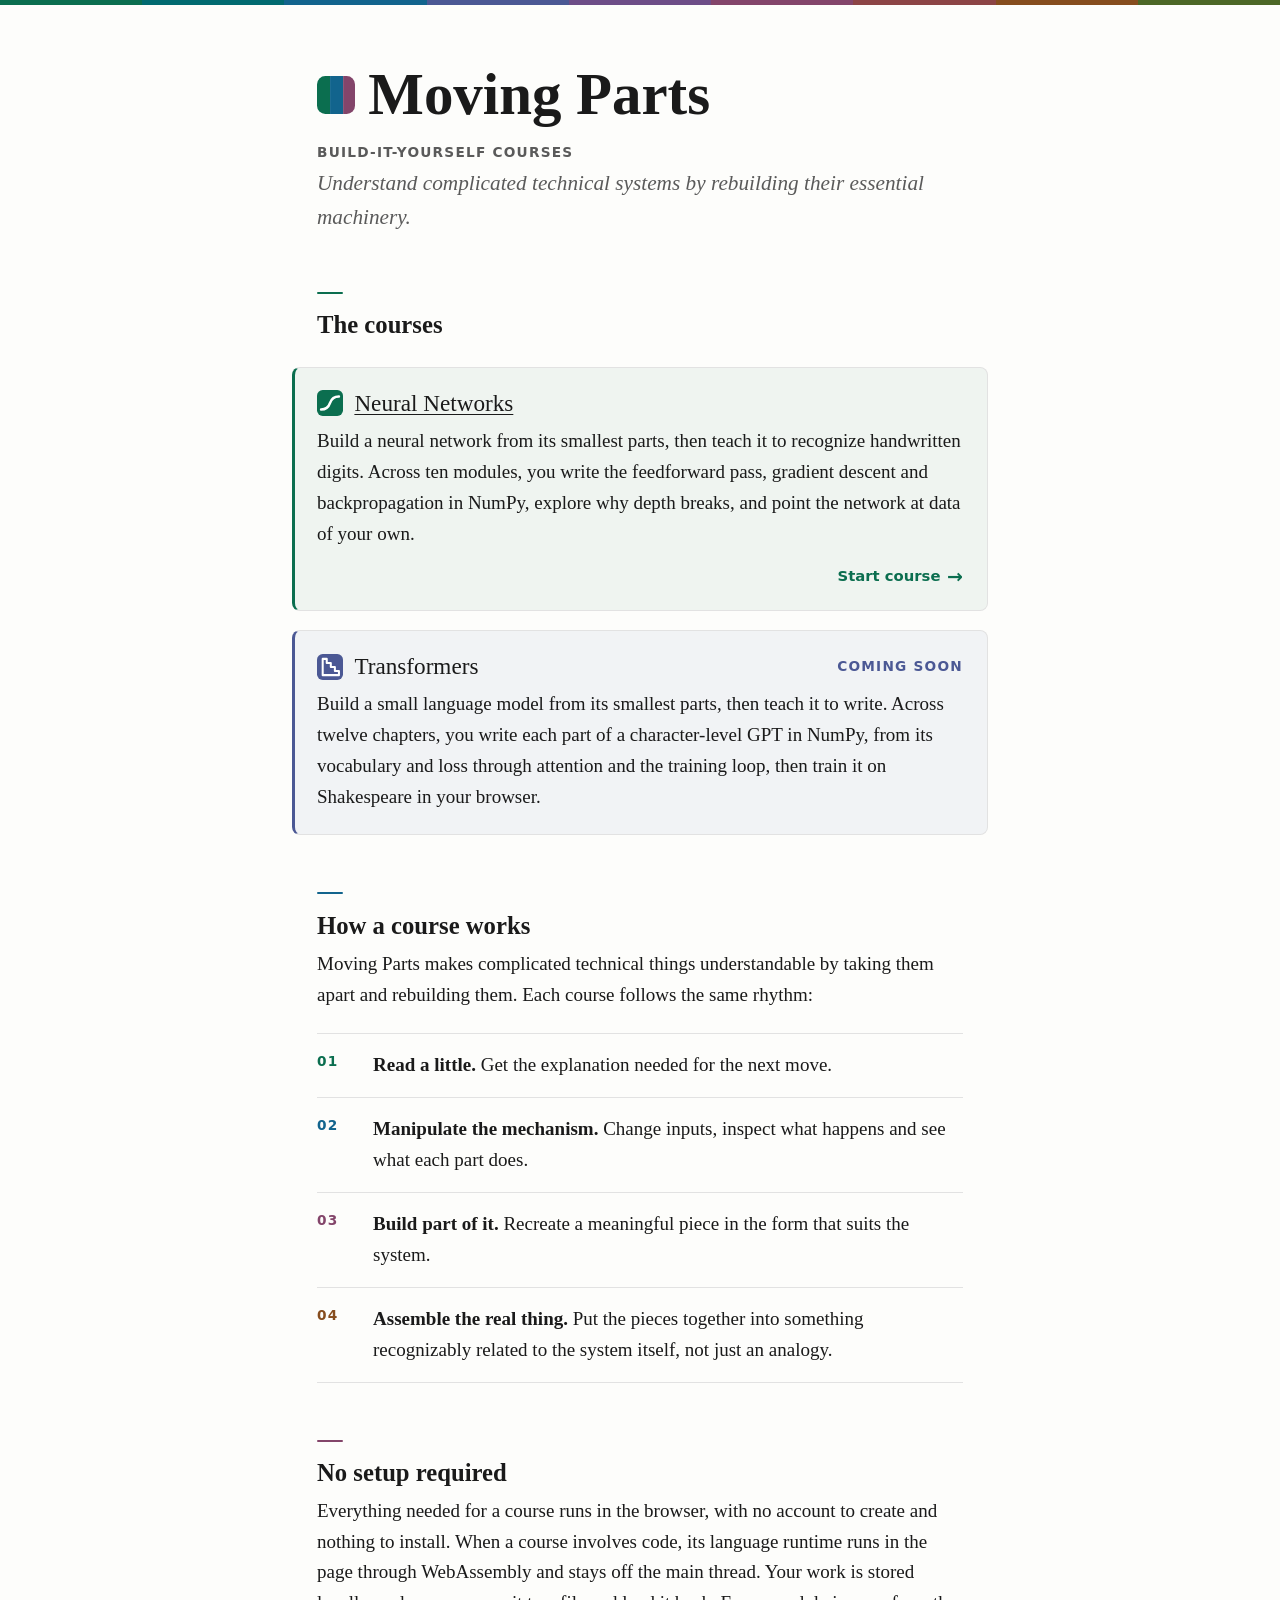
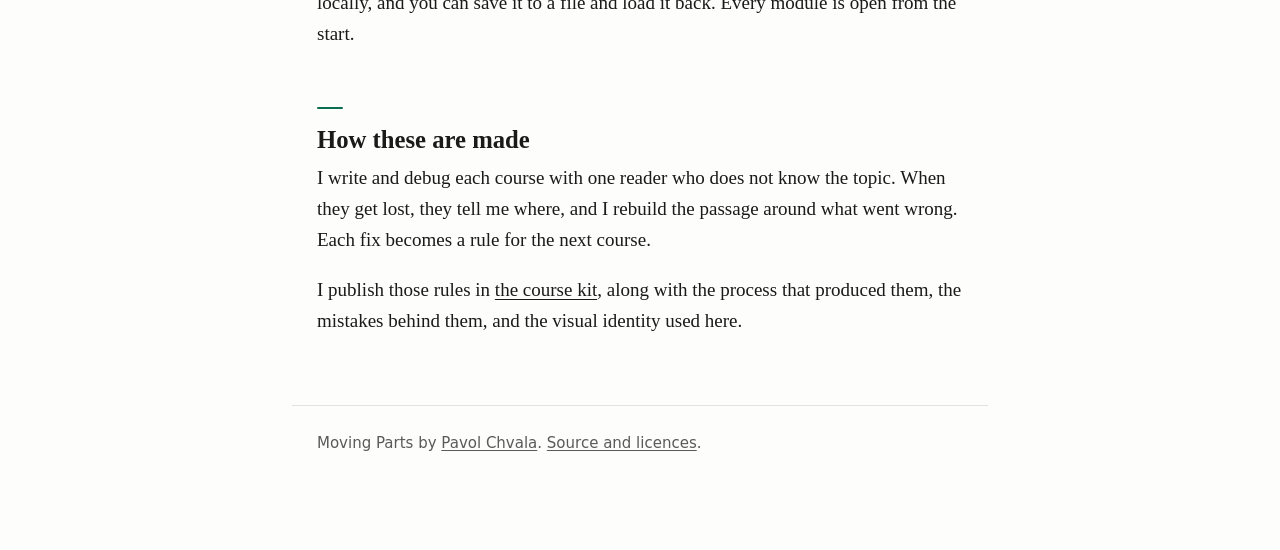
<file: site/index.html>
<!doctype html>
<html lang="en">
	<head>
		<meta charset="UTF-8" />
		<meta name="viewport" content="width=device-width, initial-scale=1.0" />
		<title>Moving Parts</title>
		<meta name="description" content="Understand complicated technical systems by rebuilding their essential machinery." />
		<meta name="author" content="Pavol Chvala" />
		<meta name="theme-color" content="#1a1a1a" />
		<!-- The series mark, inline so the tab has an icon without costing a
         request. Three bands of the accent family: the family IS the series
         identity, and unlike a single hue it does not borrow any one course's
         colour. Each course's own glyph stays its own.

         The mark is a literal everywhere it is drawn: here, in the masthead
         below, and in tools/og_card.html, because the social card is
		 rendered to a PNG before deployment. A favicon and a screenshot are both
         copies no component can generate, which is what tools/check_brand.py
         is for: it finds every drawing and asserts they still agree, so the
         number of them is something it counts rather than something a comment
         here has to keep up with. -->
		<link
			rel="icon"
			href="data:image/svg+xml,%3Csvg%20xmlns='http://www.w3.org/2000/svg'%20viewBox='0%200%2032%2032'%3E%3CclipPath%20id='c'%3E%3Crect%20width='32'%20height='32'%20rx='7'/%3E%3C/clipPath%3E%3Cg%20clip-path='url(%23c)'%3E%3Crect%20width='11'%20height='32'%20x='0'%20fill='%230b6e4f'/%3E%3Crect%20width='11'%20height='32'%20x='11'%20fill='%2312648d'/%3E%3Crect%20width='10'%20height='32'%20x='22'%20fill='%2383456a'/%3E%3C/g%3E%3C/svg%3E"
		/>

		<!-- The social card. Every URL in this block is absolute: a share is
         unfurled by a crawler that has no page to resolve a relative path
         against, so "./og-image.png" fetches nothing and the link renders as
         a line of grey text. That makes the deployed origin a literal here,
         the same trade the favicon above makes, and tools/check_brand.py
         checks that the four spellings of it still agree.

         This is the index, so it is the page most likely to be the one that
		 gets pasted. The deploy workflow regenerates the image with
		 bash tools/make_og_image.sh. -->
		<meta property="og:type" content="website" />
		<meta property="og:site_name" content="Moving Parts" />
		<meta property="og:url" content="https://pavolc.github.io/moving-parts/" />
		<meta property="og:title" content="Moving Parts" />
		<meta property="og:description" content="Understand complicated technical systems by rebuilding their essential machinery." />
		<meta property="og:image" content="https://pavolc.github.io/moving-parts/og-image.png" />
		<meta property="og:image:width" content="1200" />
		<meta property="og:image:height" content="630" />
		<meta property="og:image:alt" content="Understand complicated technical systems by rebuilding their essential machinery." />
		<link rel="canonical" href="https://pavolc.github.io/moving-parts/" />

		<meta name="twitter:card" content="summary_large_image" />
		<meta name="twitter:title" content="Moving Parts" />
		<meta name="twitter:description" content="Understand complicated technical systems by rebuilding their essential machinery." />
		<meta name="twitter:image" content="https://pavolc.github.io/moving-parts/og-image.png" />
		<style>
			/* ------------------------------------------------------------------
         The series index. One static file, no build step: with a handful of
         courses, a hand-maintained list in the one place that is allowed to
         have one is correct, and a build would be machinery around a page
         that changes twice a year.

         The tokens below are copied from the courses' shared brand layer
         (src/brand/brand.css in any course repo) rather than imported,
         because this page has no bundler to import through. That is the one
         duplication the series accepts, and a duplicated palette with no
         guard is a palette that drifts, so tools/brand_palette.py --check
         recomputes the family from its seed and fails if this file has moved.

         Light only, like the courses. That is their standing decision rather
         than an omission here, and a series index that inverted while its
         courses did not would be the odd one out.
         ------------------------------------------------------------------ */
			:root {
				/* The accent family: nine hues at one OKLCH lightness (0.478) and one
           chroma (0.0975), which are the first course's green read in OKLCH
           and then held fixed while the hue turns 36 degrees at a time. That
           is what makes the set a set: two courses side by side differ in hue
           alone, so neither can be louder than the other.

           Two things the arithmetic does that the sentence above does not.
           Teal's chroma is 0.0810, not 0.0975: the full chroma falls outside
           sRGB at that hue, and it is lowered until it fits rather than
           clipped, because clipping moves lightness too and one hue a shade
           darker than the other eight is visible. And the stop at 288 degrees
           is skipped, so moss sits at 324: nine hues over ten stops, because
           288 comes out an olive that reads as a mistake rather than as a
           choice. Regenerating an even nine would give a different last hue.

           Contrast is a consequence rather than a hope. Every hue here lands
           between 6.14:1 and 6.82:1 on the page ground, and between 6.25:1
           and 6.94:1 under white ink, so any one of them works as text, as a
           rule and as a card's edge. AA wants 4.5:1. All of the above is what
           tools/brand_palette.py prints, and --check enforces. */
				--hue-green: #0b6e4f;
				--hue-teal: #016a70;
				--hue-blue: #12648d;
				--hue-indigo: #4b5894;
				--hue-violet: #6d4d87;
				--hue-plum: #83456a;
				--hue-crimson: #8c4445;
				--hue-oxide: #864d1e;
				--hue-moss: #4c6726;

				--bg: #fdfdfb;
				--ink: #1a1a1a;
				/* The one chrome grey, at 6.77:1. The courses have exactly these
		   two inks and no third, and tools/brand_palette.py --check measures
		   both of them against the ground. */
				--muted: #5a5a5a;
				--rule: #e2e2e2;
				--on-accent: #ffffff;

				--font-prose: Georgia, "Times New Roman", serif;
				--font-ui: system-ui, -apple-system, "Segoe UI", Roboto, sans-serif;
				--font-display: var(--font-ui);
				--label-size: 0.72rem;
				--label-tracking: 0.09em;
				--label-weight: 600;

				--measure: 34rem;
				--lh-heading: 1.24;
				--radius-lg: 8px;
				--monogram-size: 30px;

				/* One width, and it is derived rather than chosen. A card's box has to
           carry the measure plus its own padding and borders, so the lines
           inside it land on the same axis, at the same width, as the
           paragraphs above and below it. Naming the card's chrome here is
           what keeps the two from drifting when the padding changes.

           The borders are uneven: a 3px hue edge, a 1px hairline opposite.
           A sum that adds both keeps the width honest but not the axis —
           the box is centred while its left chrome runs 2px thicker, so
           the lines inside sit 1px right of the paragraphs'. The card's
           left padding gives that difference back (see .course), which
           makes border-plus-padding even, and even chrome is one hairline
           plus the padding per side: that is the sum below. The courses'
           recap card carries the same repair. */
				--card-pad-x: 1.25rem;
				--card-edge: 3px; /* the hue down a card's left side */
				--card-rule: 1px; /* its other three sides */
				--column: calc(var(--measure) + 2 * var(--card-pad-x) + 2 * var(--card-rule));
				--gutter: 1.25rem;
				color-scheme: light;
			}

			* {
				box-sizing: border-box;
			}

			html {
				font-size: 19px;
			}

			body {
				margin: 0;
				background: var(--bg);
				color: var(--ink);
				font-family: var(--font-prose);
				line-height: 1.62;
			}

			h1,
			h2,
			h3 {
				line-height: var(--lh-heading);
				text-wrap: balance;
			}

			a {
				color: var(--ink);
				text-decoration-thickness: 1px;
				text-underline-offset: 0.14em;
			}

			a:hover {
				text-decoration-thickness: 2px;
			}

			:focus-visible {
				outline: 2px solid var(--ink);
				outline-offset: 2px;
				border-radius: 3px;
			}

			/* Where a course wears a 3px rule in its own hue, the series wears the
         whole family. It grows a segment when the family is extended and
         otherwise never changes, which is the point: no course owns the look
         of the series. */
			.family-rule {
				display: flex;
				height: 5px;
			}

			.family-rule span {
				flex: 1;
			}

			/* One axis. Everything on this page is read as text, including the
         cards, so there is one width and everything is centred on it: the
         column IS the measure plus a card's chrome, and nothing is wider.

         Left-aligning the measure inside a wider column was the arrangement
         here before, and it is the one the first course tried and reverted:
         every block wider than the prose hangs off to its right and the page
         reads as lopsided. The courses keep a second, wider width because
         they have figures, an editor and tables. This page has none of those,
         so a wider column would be slack rather than a second width.

         Each measured element carries its horizontal auto in its own margin
         shorthand rather than inheriting it from one rule up here, because a
         shorthand written later resets the auto that does the centring. That
         is the trap; keeping the two together in one declaration is the fix. */
			.page {
				max-width: calc(var(--column) + 2 * var(--gutter));
				margin: 0 auto;
				padding: 2.8rem var(--gutter) 5rem;
			}

			/* The mark and the name it identifies stay in one lockup. The series
         descriptor sits below as supporting text rather than taking the
         name's place beside the mark. */
			.brand-row {
				--monogram-size: 38px;
				display: flex;
				align-items: center;
				gap: 0.7rem;
				max-width: var(--measure);
				margin: 0 auto;
			}

			.brand-monogram {
				display: block;
				width: var(--monogram-size);
				height: var(--monogram-size);
				flex: none;
			}

			/* The label idiom: small, uppercase, letterspaced sans. Used here and
         nowhere else on the page, but named the way the courses name it, so a
         wandering letter-spacing cannot make the two look unrelated. */
			.eyebrow {
				font-family: var(--font-display);
				font-size: var(--label-size);
				font-weight: var(--label-weight);
				letter-spacing: var(--label-tracking);
				text-transform: uppercase;
				color: var(--muted);
				margin: 0;
			}

			h1 {
				font-size: clamp(2.2rem, 7vw, 3.1rem);
				letter-spacing: 0;
				margin: 0;
			}

			header > .eyebrow {
				max-width: var(--measure);
				margin: 0.5rem auto 0.15rem;
			}

			.tagline {
				font-family: var(--font-prose);
				font-style: italic;
				font-size: 1.12rem;
				color: var(--muted);
				max-width: var(--measure);
				margin: 0 auto 2.6rem;
			}

			h2 {
				font-size: 1.3rem;
				max-width: var(--measure);
				margin: 3rem auto 0.4rem;
			}

			h2::before {
				content: "";
				display: block;
				width: 26px;
				height: 2px;
				margin-bottom: 0.85rem;
				border-radius: 1px;
				background: var(--hue-green);
			}

			/* The same three hues the mark is banded in, in the same order. A
         course's section marks are all its one accent; the series has no one
         accent, so its marks walk the family. */
			h2:nth-of-type(2)::before {
				background: var(--hue-blue);
			}

			h2:nth-of-type(3)::before {
				background: var(--hue-plum);
			}

			/* Paragraphs inside a card, whose box already carries the measure. The
         reading column's own paragraphs are centred on the axis below. */
			p {
				margin: 0 0 1.05rem;
			}

			main > p {
				max-width: var(--measure);
				margin: 0 auto 1.05rem;
			}

			/* ---------- the courses ---------- */

			.courses {
				display: grid;
				gap: 1rem;
				margin: 1.4rem 0 0;
				padding: 0;
				list-style: none;
			}

			/* The wash is mixed here rather than at :root, and that is not a style
         choice. A custom property that references another is substituted
         where it is declared, so a --card-wash defined at :root would freeze
         with --hue unset, and an invalid var() takes the whole declaration
         with it. --hue is set per card, so the mix has to be read on the
         element that paints. 6% is the courses' own "tinted paper" step: it
         gives each card its course's colour instead of one grey that has to
         look right beside nine different hues. */
			.course {
				display: block;
				border: var(--card-rule) solid var(--rule);
				border-left: var(--card-edge) solid var(--hue);
				border-radius: var(--radius-lg);
				background: color-mix(in oklab, var(--hue) 6%, var(--bg));
				/* The left padding is short by the 2px the edge is wider than the
           hairline opposite it, so border-plus-padding is even on both
           sides and the lines inside sit on the page's one axis. */
				padding: 1.1rem var(--card-pad-x) 1.15rem calc(var(--card-pad-x) - (var(--card-edge) - var(--card-rule)));
				text-decoration: none;
				color: inherit;
			}

			/* Hover is scoped to the linked card: a teaser wears the same box and
         must not answer as if it could be opened. */
			a.course:hover {
				border-color: var(--hue);
			}

			.course-head {
				display: flex;
				align-items: center;
				gap: 0.6rem;
				margin-bottom: 0.45rem;
			}

			.course-glyph {
				width: 26px;
				height: 26px;
				flex: none;
				display: block;
			}

			.course-title {
				font-size: 1.22rem;
				font-weight: 400;
				margin: 0;
				text-decoration: underline;
				text-decoration-thickness: 1px;
				text-underline-offset: 0.14em;
			}

			a.course:hover .course-title {
				text-decoration-thickness: 2px;
			}

			.course-what {
				margin: 0 0 0.7rem;
			}

			.course-cta {
				display: flex;
				width: fit-content;
				align-items: center;
				gap: 0.35rem;
				margin: 0.8rem 0 0 auto;
				color: var(--hue);
				font-family: var(--font-ui);
				font-size: 0.78rem;
				font-weight: 650;
			}

			.course-cta-arrow {
				font-size: 1rem;
				line-height: 1;
			}

			/* A course can be announced before it can be started. The teaser is
			the same card with everything a link would promise left out: no
			href, so no underline, no hover answer and no "Start course"; no
			meta counts, because a course that is not published yet has none
			that belong here. Its hue, glyph, title and tagline still match the
			course itself rather than acting as placeholders. */
			.course-soon .course-title {
				text-decoration: none;
			}

			.course-soon .course-what {
				margin-bottom: 0;
			}

			.course-soon-badge {
				margin-left: auto;
				color: var(--hue);
				white-space: nowrap;
			}

			.count {
				font-family: var(--font-ui);
				font-size: 0.78rem;
				color: var(--muted);
				max-width: var(--measure);
				margin: 1rem auto 0;
				display: flex;
				align-items: baseline;
				gap: 0.55rem;
			}

			.count::before {
				content: "";
				width: 1rem;
				height: 2px;
				flex: none;
				background: var(--hue-green);
			}

			/* ---------- what a course is ---------- */

			.facts {
				max-width: var(--measure);
				padding: 0;
				margin: 1.2rem auto 0;
				list-style: none;
				counter-reset: course-step;
			}

			.facts li {
				--step-hue: var(--hue-green);
				display: grid;
				grid-template-columns: 2.2rem minmax(0, 1fr);
				gap: 0.75rem;
				margin: 0;
				padding: 0.85rem 0;
				border-top: 1px solid var(--rule);
				counter-increment: course-step;
			}

			.facts li:nth-child(2) {
				--step-hue: var(--hue-blue);
			}

			.facts li:nth-child(3) {
				--step-hue: var(--hue-plum);
			}

			.facts li:nth-child(4) {
				--step-hue: var(--hue-oxide);
				border-bottom: 1px solid var(--rule);
			}

			.facts li::before {
				content: "0" counter(course-step);
				color: var(--step-hue);
				font-family: var(--font-ui);
				font-size: var(--label-size);
				font-weight: 700;
				letter-spacing: var(--label-tracking);
			}

			.facts b {
				font-weight: 700;
			}

			/* The rule closes the page across the column; the text inside it stays
         on the text's axis. Same treatment the courses give their footer. */
			footer {
				margin-top: 3.6rem;
				padding-top: 1.3rem;
				border-top: 1px solid var(--rule);
				font-family: var(--font-ui);
				font-size: 0.79rem;
				color: var(--muted);
			}

			footer p {
				max-width: var(--measure);
				margin: 0 auto;
			}

			footer a {
				color: var(--muted);
			}

			@media (max-width: 520px) {
				html {
					font-size: 17px;
				}

				.page {
					padding: 2rem 1rem 3.5rem;
				}

				h1 {
					font-size: 2.55rem;
					line-height: 1.05;
					margin-top: 0.65rem;
				}

				.tagline {
					font-size: 1.05rem;
					line-height: 1.55;
					margin-bottom: 2.2rem;
				}

				h2 {
					margin-top: 2.6rem;
				}

				.course {
					padding: 1rem;
				}

				/* Room for the head row to break: a title and a "Coming soon"
           label side by side can outgrow the narrowest screens, and a
           row that cannot wrap widens the whole page instead. */
				.course-head {
					flex-wrap: wrap;
				}

				.course-what {
					font-size: 0.96rem;
					line-height: 1.55;
				}
			}
		</style>
	</head>
	<body>
		<!-- aria-hidden: it is a mark, and the heading below already names the
         series in text. -->
		<div class="family-rule" aria-hidden="true">
			<span style="background: var(--hue-green)"></span>
			<span style="background: var(--hue-teal)"></span>
			<span style="background: var(--hue-blue)"></span>
			<span style="background: var(--hue-indigo)"></span>
			<span style="background: var(--hue-violet)"></span>
			<span style="background: var(--hue-plum)"></span>
			<span style="background: var(--hue-crimson)"></span>
			<span style="background: var(--hue-oxide)"></span>
			<span style="background: var(--hue-moss)"></span>
		</div>

		<div class="page">
			<header>
				<div class="brand-row">
					<!-- The same three bands as the favicon, in the same order and at
               the same corner radius. tools/check_brand.py compares them. -->
					<svg class="brand-monogram" viewBox="0 0 32 32" aria-hidden="true" focusable="false">
						<clipPath id="mark"><rect width="32" height="32" rx="7"></rect></clipPath>
						<g clip-path="url(#mark)">
							<rect width="11" height="32" x="0" fill="var(--hue-green)"></rect>
							<rect width="11" height="32" x="11" fill="var(--hue-blue)"></rect>
							<rect width="10" height="32" x="22" fill="var(--hue-plum)"></rect>
						</g>
					</svg>
					<h1>Moving Parts</h1>
				</div>
				<p class="eyebrow">Build-it-yourself courses</p>
				<p class="tagline">Understand complicated technical systems by rebuilding their essential machinery.</p>
			</header>

			<main>
				<h2>The courses</h2>
				<ul class="courses">
					<li>
						<a class="course" style="--hue: var(--hue-green)" href="https://pavolc.github.io/neural-nets/">
							<div class="course-head">
								<svg class="course-glyph" viewBox="0 0 32 32" aria-hidden="true" focusable="false">
									<rect width="32" height="32" rx="7" fill="var(--hue)"></rect>
									<path d="M5 24C12 24 15 19 16 16C17 13 20 8 27 8" fill="none" stroke="var(--on-accent)" stroke-width="3" stroke-linecap="round"></path>
								</svg>
								<h3 class="course-title">Neural Networks</h3>
							</div>
							<p class="course-what">
								Build a neural network from its smallest parts, then teach it to recognize handwritten digits. Across ten modules, you write the feedforward pass, gradient descent and
								backpropagation in NumPy, explore why depth breaks, and point the network at data of your own.
							</p>
							<span class="course-cta" aria-hidden="true">Start course <span class="course-cta-arrow">&rarr;</span></span>
						</a>
					</li>
					<li>
						<!-- Announced, not startable: no href, counts or CTA. The reasons live with .course-soon in the styles above. -->
						<div class="course course-soon" style="--hue: var(--hue-indigo)">
							<div class="course-head">
								<svg class="course-glyph" viewBox="0 0 32 32" aria-hidden="true" focusable="false">
									<rect width="32" height="32" rx="7" fill="var(--hue)"></rect>
									<path d="M7 6 V26 H27 V21 H22 V16 H17 V11 H12 V6 Z" fill="none" stroke="var(--on-accent)" stroke-width="2.5" stroke-linejoin="round"></path>
								</svg>
								<h3 class="course-title">Transformers</h3>
								<span class="eyebrow course-soon-badge">Coming soon</span>
							</div>
							<p class="course-what">
								Build a small language model from its smallest parts, then teach it to write. Across twelve chapters, you write each part of a character-level GPT in NumPy, from its
								vocabulary and loss through attention and the training loop, then train it on Shakespeare in your browser.
							</p>
						</div>
					</li>
				</ul>

				<h2>How a course works</h2>
				<p>Moving Parts makes complicated technical things understandable by taking them apart and rebuilding them. Each course follows the same rhythm:</p>
				<ol class="facts">
					<li>
						<span><b>Read a little.</b> Get the explanation needed for the next move.</span>
					</li>
					<li>
						<span><b>Manipulate the mechanism.</b> Change inputs, inspect what happens and see what each part does.</span>
					</li>
					<li>
						<span><b>Build part of it.</b> Recreate a meaningful piece in the form that suits the system.</span>
					</li>
					<li>
						<span><b>Assemble the real thing.</b> Put the pieces together into something recognizably related to the system itself, not just an analogy.</span>
					</li>
				</ol>

				<h2>No setup required</h2>
				<p>
					Everything needed for a course runs in the browser, with no account to create and nothing to install. When a course involves code, its language runtime runs in the page through
					WebAssembly and stays off the main thread. Your work is stored locally, and you can save it to a file and load it back. Every module is open from the start.
				</p>

				<h2>How these are made</h2>
				<p>
					I write and debug each course with one reader who does not know the topic. When they get lost, they tell me where, and I rebuild the passage around what went wrong. Each fix
					becomes a rule for the next course.
				</p>
				<p>
					I publish those rules in <a href="https://github.com/PavolC/moving-parts/tree/main/course-kit">the course kit</a>, along with the process that produced them, the mistakes behind
					them, and the visual identity used here.
				</p>
			</main>

			<footer>
				<p>Moving Parts by <a href="https://github.com/PavolC">Pavol Chvala</a>. <a href="https://github.com/PavolC/moving-parts">Source and licences</a>.</p>
			</footer>
		</div>

		<!-- Page views, and nothing else. GoatCounter sets no cookies and keeps no
         identifier, so there is no consent banner to put in front of a reader
         of a page that promises no account and nothing to install.

         The counter is loaded from GoatCounter's CDN rather than vendored into
         site/. A copy here would drop one third-party request and add a file
         with no bundler to pin it and nobody to remember updating it, and a
         counter that quietly stops counting fails worse here than an extra
         request does. The src is spelled https:// rather than the
         protocol-relative form the snippet in the docs uses: Pages serves this
         page over https and nothing else, and the relative form only ever
         earned its keep on origins that also answered on http.

         The site code is a literal, like the deployed origin above: it names
         one account, and it is the string that has to change if the series
         ever moves. The numbers are at https://moving-parts.goatcounter.com.

         async, and last in the body, so nothing on the page waits on it and a
         reader whose network drops the request still gets the page it was
         meant to measure. -->
		<script data-goatcounter="https://moving-parts.goatcounter.com/count" async src="https://gc.zgo.at/count.js"></script>
	</body>
</html>
</file>
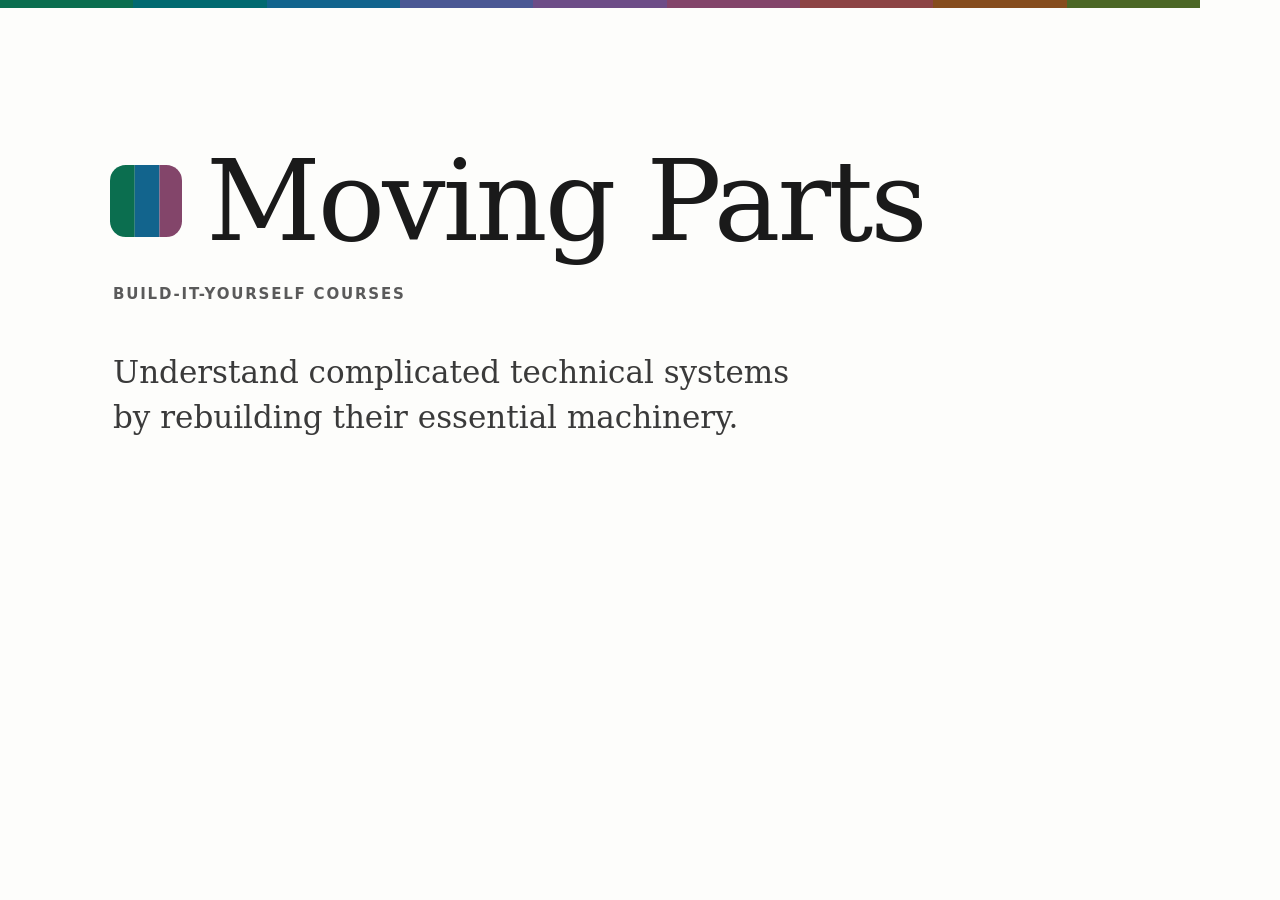
<file: tools/og_card.html>
<!doctype html>
<html>
	<head>
		<meta charset="utf-8" />
		<style>
			/* The series social card, 1200x630, screenshotted to site/og-image.png by
     tools/make_og_image.sh.

     A rendered page rather than a drawn image, for the same reason the rest of
     the identity is tokens: the card is made of the family, the mark and the
     type roles, so a change to those reaches it. tools/check_brand.py asserts
     that the mark here is still the page's three hues in the page's order.

      It is type and one rule, and nothing else. Every claim on it is already
      made by the page in prose, and there is no number that could go stale. An
     earlier version of this card had three colour-coded pills, an accent-
     coloured phrase in the middle of the tagline, and the mark blown up to
     280px with two empty tiles fanned behind it to suggest more were coming.
     Every one of those was the card arguing rather than saying, which for a
     series with one course in it is the least credible thing it could do.

     DejaVu leads both stacks because this renders in a headless Chromium on
     Linux, which has no Georgia. Every colour is a literal, the greys
     included, because nothing in the page's stylesheet reaches a file that is
    rendered for deployment; the nine hues and the mark are the ones
     check_brand.py compares. */
			* {
				margin: 0;
				padding: 0;
				box-sizing: border-box;
			}
			html,
			body {
				width: 1200px;
				height: 630px;
				overflow: hidden;
			}
			body {
				background: #fdfdfb;
				color: #1a1a1a;
				font-family: "DejaVu Serif", Georgia, serif;
				position: relative;
			}

			/* The whole family across the top, as on the page, and the only colour on
     the card: the family IS the series identity, and unlike a single hue it
     does not borrow any one course's. Nine flex children so it grows a
     segment when the family does. */
			.rule {
				position: absolute;
				top: 0;
				left: 0;
				right: 0;
				height: 8px;
				display: flex;
			}
			.rule span {
				flex: 1;
			}

			/* The series mark and name are one horizontal lockup at display size. */
			.brandlockup {
				position: absolute;
				top: 145px;
				left: 110px;
				display: flex;
				align-items: center;
				gap: 24px;
			}
			.tile {
				width: 72px;
				height: 72px;
				flex: none;
			}
			h1 {
				font-size: 112px;
				line-height: 1;
				letter-spacing: -0.026em;
				font-weight: 400;
			}
			.note {
				position: absolute;
				top: 285px;
				left: 113px;
				font-family: "DejaVu Sans", sans-serif;
				font-size: 15px;
				font-weight: 600;
				letter-spacing: 0.12em;
				text-transform: uppercase;
				color: #5a5a5a;
			}

			/* The sentence makes the same claim as the page. Its line break is explicit
	 so the copy keeps the same quiet two-line composition at this size. */
			.sub {
				position: absolute;
				top: 350px;
				left: 113px;
				font-size: 31px;
				line-height: 1.45;
				color: #3a3a3a;
				width: 980px;
			}
		</style>
	</head>
	<body>
		<div class="rule">
			<span style="background: #0b6e4f"></span>
			<span style="background: #016a70"></span>
			<span style="background: #12648d"></span>
			<span style="background: #4b5894"></span>
			<span style="background: #6d4d87"></span>
			<span style="background: #83456a"></span>
			<span style="background: #8c4445"></span>
			<span style="background: #864d1e"></span>
			<span style="background: #4c6726"></span>
		</div>

		<div class="brandlockup">
			<svg class="tile" viewBox="0 0 32 32">
				<clipPath id="c"><rect width="32" height="32" rx="7" /></clipPath>
				<g clip-path="url(#c)">
					<rect width="11" height="32" x="0" fill="#0b6e4f" />
					<rect width="11" height="32" x="11" fill="#12648d" />
					<rect width="10" height="32" x="22" fill="#83456a" />
				</g>
			</svg>
			<h1>Moving&nbsp;Parts</h1>
		</div>

		<p class="note">build-it-yourself courses</p>

		<p class="sub">
			Understand complicated technical systems<br />
			by rebuilding their essential machinery.
		</p>
	</body>
</html>
</file>
